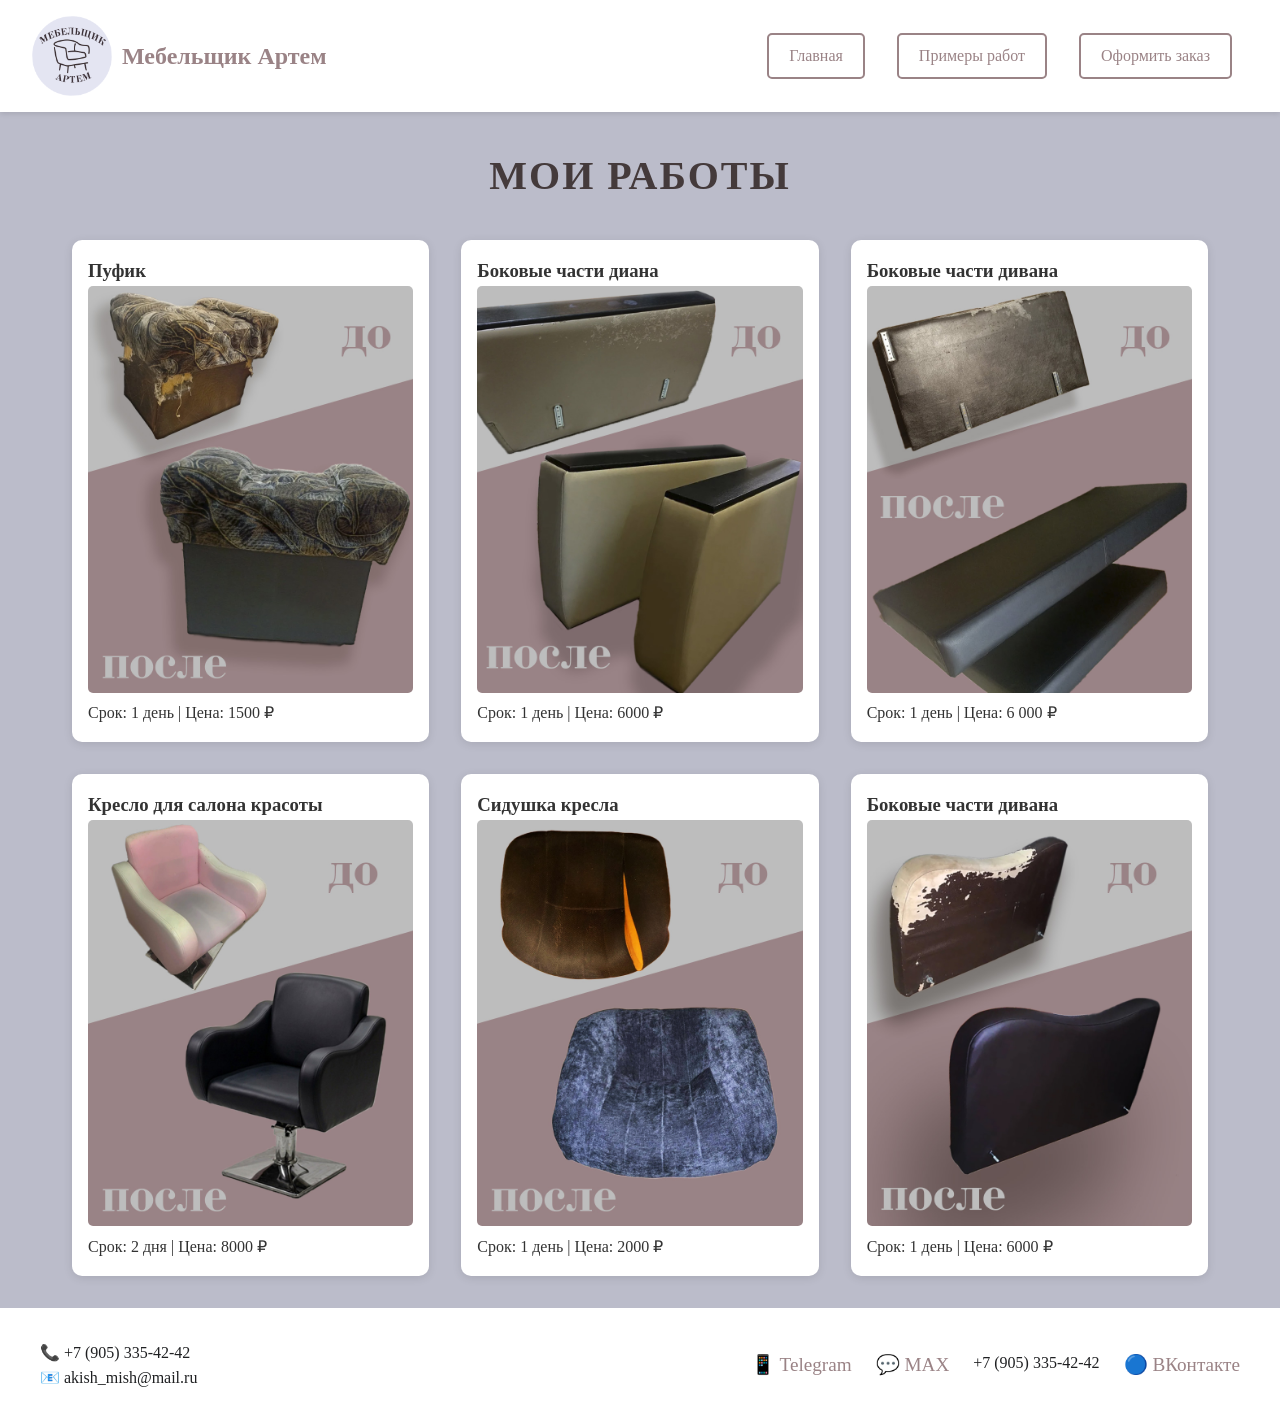
<file: catalog.html>
<!DOCTYPE html>
<html lang="ru">
<head>
    <meta charset="UTF-8">
    <meta name="viewport" content="width=device-width, initial-scale=1.0">
    <title>Примеры работ - Перетяжка мягкой мебели</title>
        <link rel="icon" href="img/favicon.png" type="image/png">
    <link rel="icon" href="img/favicon.png" type="image/png" sizes="512x512">
    <link rel="apple-touch-icon" href="img/favicon.png" sizes="180x180">

    <link rel="stylesheet" href="css/style.css">
</head>
<body>
    <header>
        <nav>
            <a href="index.html" class="logo">
            <img src="img/favicon.png"  alt="Логотип Мебельщик Артем" class="logo-img">
            Мебельщик Артем
        </a>
            <ul class="nav-links">
                <li><a href="index.html">Главная</a></li>
                <li><a href="catalog.html">Примеры работ</a></li>
                <li><a href="zakaz.html">Оформить заказ</a></li>
            </ul>
        </nav>
    </header>

    <main>
        <h2 style="text-align: center; color: #443a3b; font-family: 'Uk_Bodoni', serif; font-size: 2.5rem; font-weight: bold; letter-spacing: 2px; text-transform: uppercase;">Мои работы</h2>
        
        <div class="catalog">
            <div class="catalog-item">
                <h3>Пуфик</h3>
                <img src="img/photo3.jpg" alt="Диван до перетяжки">
                <p>Срок: 1 день | Цена: 1500 ₽</p>
            </div>

            <div class="catalog-item">
                <h3>Боковые части диана</h3>
                <img src="img/photo1.jpg" alt="Боковые части диана">
                <p>Срок: 1 день | Цена: 6000 ₽</p>
            </div>

            <div class="catalog-item">
                <h3>Боковые части дивана</h3>
                <img src="img/photo2.jpg" alt="Боковые части дивана">
                <p>Срок: 1 день | Цена: 6 000 ₽</p>
            </div>

            <div class="catalog-item">
                <h3>Кресло для салона красоты</h3>
                <img src="img/photo4.jpg" alt="салонное кресло">
                <p>Срок: 2 дня | Цена: 8000 ₽</p>
            </div>
            <div class="catalog-item">
                <h3>Сидушка кресла</h3>
                <img src="img/photo5.jpg" alt="сидушка">
                <p>Срок: 1 день | Цена: 2000 ₽</p>
            </div>
             <div class="catalog-item">
                <h3>Боковые части дивана</h3>
                <img src="img/photo6.jpg" alt="боковушки">
                <p>Срок: 1 день | Цена: 6000 ₽</p>
            </div>
        </div>
    </main>

    <footer>
        <div class="footer-content">
            <div class="contact-info">
                <p>📞 +7 (905) 335-42-42</p>
                <p>📧 akish_mish@mail.ru</p>
            </div>
            <div class="social-links">
                <a href="https://t.me/kish_mish_sb">📱 Telegram</a>
                
                <a href="#">💬 MAX</a>
                +7 (905) 335-42-42
                <a href="https://vk.com/kish_mish_sk8">🔵 ВКонтакте</a>
                
            </div>
        </div>
    </footer>
</body>
</html>
</file>
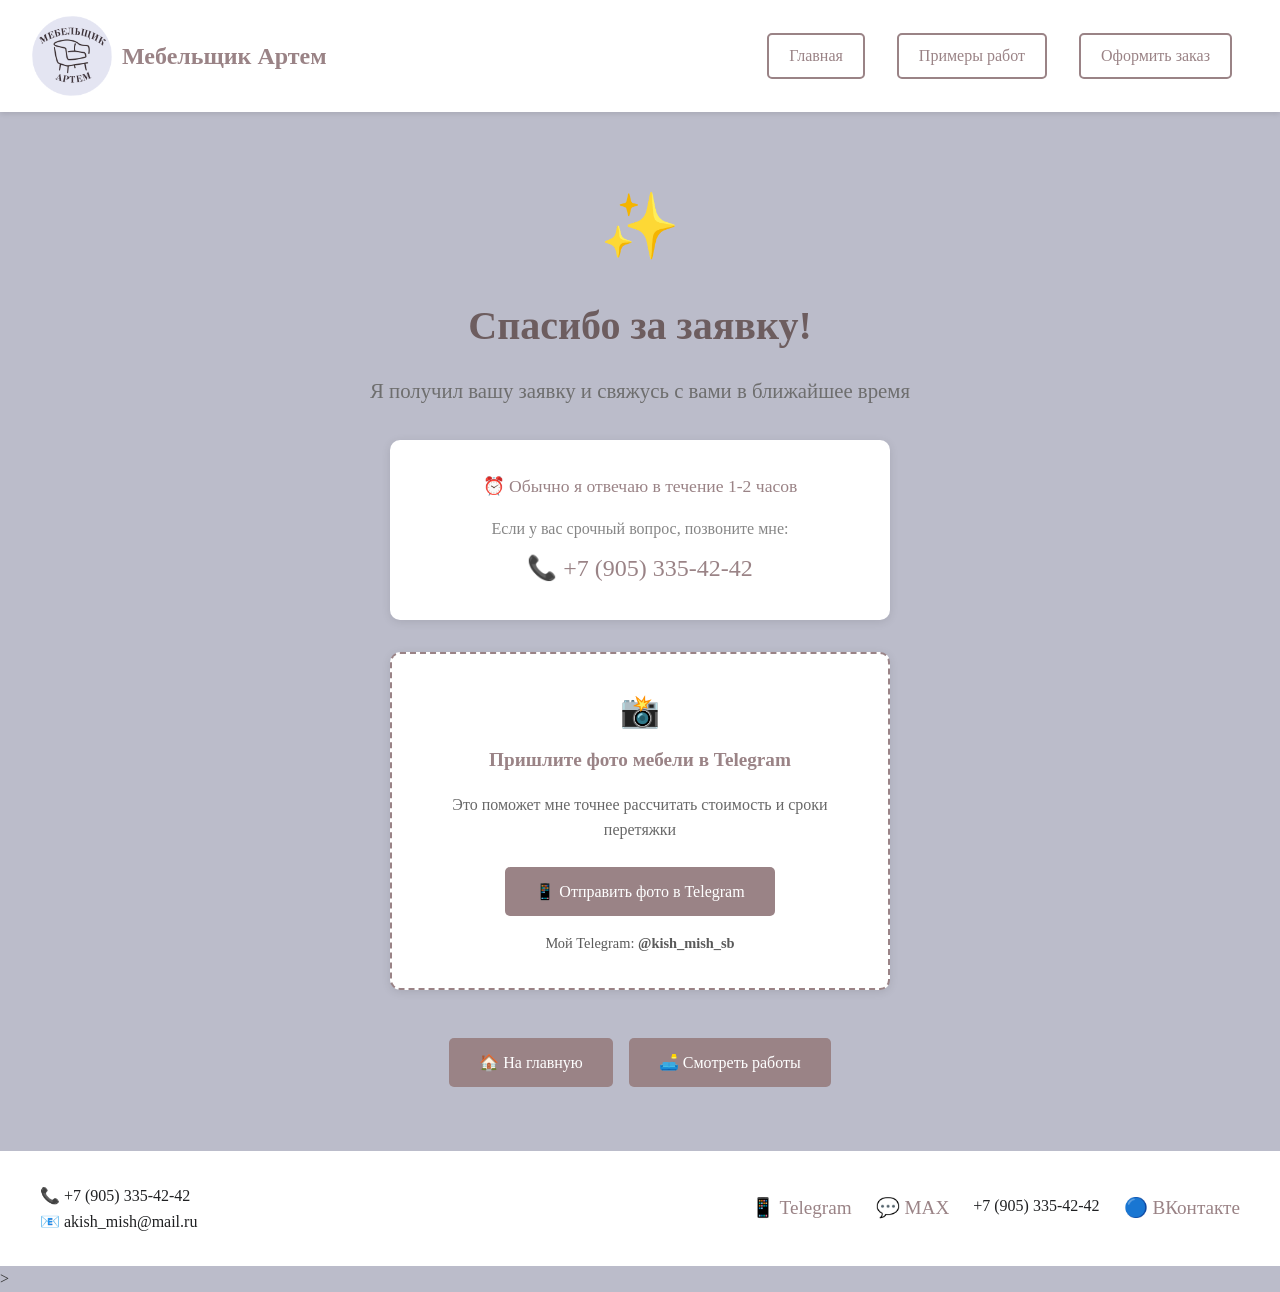
<file: spasibo.html>
<!DOCTYPE html>
<html lang="ru">
<head>
    <meta charset="UTF-8">
    <meta name="viewport" content="width=device-width, initial-scale=1.0">
    <title>Заявка отправлена - Перетяжка мягкой мебели</title>
        <link rel="icon" href="img/favicon.png" type="image/png">
    <link rel="icon" href="img/favicon.png" type="image/png" sizes="512x512">
    <link rel="apple-touch-icon" href="img/favicon.png" sizes="180x180">

    <link rel="stylesheet" href="css/style.css">
</head>
<body>
    <header>
        
        <nav>
            <a href="index.html" class="logo">
            <img src="img/favicon.png"  alt="Логотип Мебельщик Артем" class="logo-img">
            Мебельщик Артем
        </a>
            <ul class="nav-links">
                <li><a href="index.html">Главная</a></li>
                <li><a href="catalog.html">Примеры работ</a></li>
                <li><a href="zakaz.html">Оформить заказ</a></li>
            </ul>
        </nav>
    </header>

    <main style="text-align: center; padding: 4rem 2rem;">
        
        <div style="font-size: 4rem; margin-bottom: 1rem;">✨</div>
        
        <h2 style="color: #6d5d5f; font-size: 2.5rem; margin-bottom: 1rem;">
            Спасибо за заявку!
        </h2>
        
        <p style="font-size: 1.3rem; color: #6e6e6e; margin-bottom: 2rem;">
            Я получил вашу заявку и свяжусь с вами в ближайшее время
        </p>
        
        <div style="background: white; padding: 2rem; border-radius: 10px; max-width: 500px; margin: 2rem auto; box-shadow: 0 2px 10px rgba(0,0,0,0.1);">
            <p style="color: #9a8386; font-size: 1.1rem;">
                ⏰ Обычно я отвечаю в течение 1-2 часов
            </p>
            <p style="color: #868686; margin-top: 1rem;">
                Если у вас срочный вопрос, позвоните мне:
            </p>
            <p style="font-size: 1.5rem; color: #9a8386; margin-top: 0.5rem;">
                📞 +7 (905) 335-42-42
            </p>
        </div>
        
        <div style="background: white; padding: 2rem; border-radius: 10px; max-width: 500px; margin: 2rem auto; box-shadow: 0 2px 10px rgba(0,0,0,0.1); border: 2px dashed #9a8386;">
            <p style="font-size: 2rem; margin-bottom: 0.5rem;">📸</p>
            <p style="color: #9a8386; font-size: 1.2rem; margin-bottom: 1rem;">
                <strong>Пришлите фото мебели в Telegram</strong>
            </p>
            <p style="color: #686868; margin-bottom: 1.5rem;">
                Это поможет мне точнее рассчитать стоимость и сроки перетяжки
            </p>
            <a href="https://t.me/kish_mish_sb" 
               class="btn" target="_blank">
                📱 Отправить фото в Telegram
            </a>
            <p style="margin-top: 1rem; color: #5a5a5a; font-size: 0.9rem;">
                Мой Telegram: <strong>@kish_mish_sb</strong>
            </p>
        </div>
        
        <div style="margin-top: 3rem; display: flex; gap: 1rem; justify-content: center; flex-wrap: wrap;">
            <a href="index.html" class="btn">🏠 На главную</a>
            <a href="catalog.html" class="btn">🛋️ Смотреть работы</a>
        </div>
        
    </main>

        <footer>
        <div class="footer-content">
            <div class="contact-info">
                <p>📞 +7 (905) 335-42-42</p>
                <p>📧 akish_mish@mail.ru</p>
            </div>
            <div class="social-links">
                <a href="https://t.me/kish_mish_sb">📱 Telegram</a>
                
                <a href="#">💬 MAX</a>
                +7 (905) 335-42-42
                <a href="https://vk.com/kish_mish_sk8">🔵 ВКонтакте</a>
                
            </div>
        </div>
    </footer>
</body>
</html>>
</file>
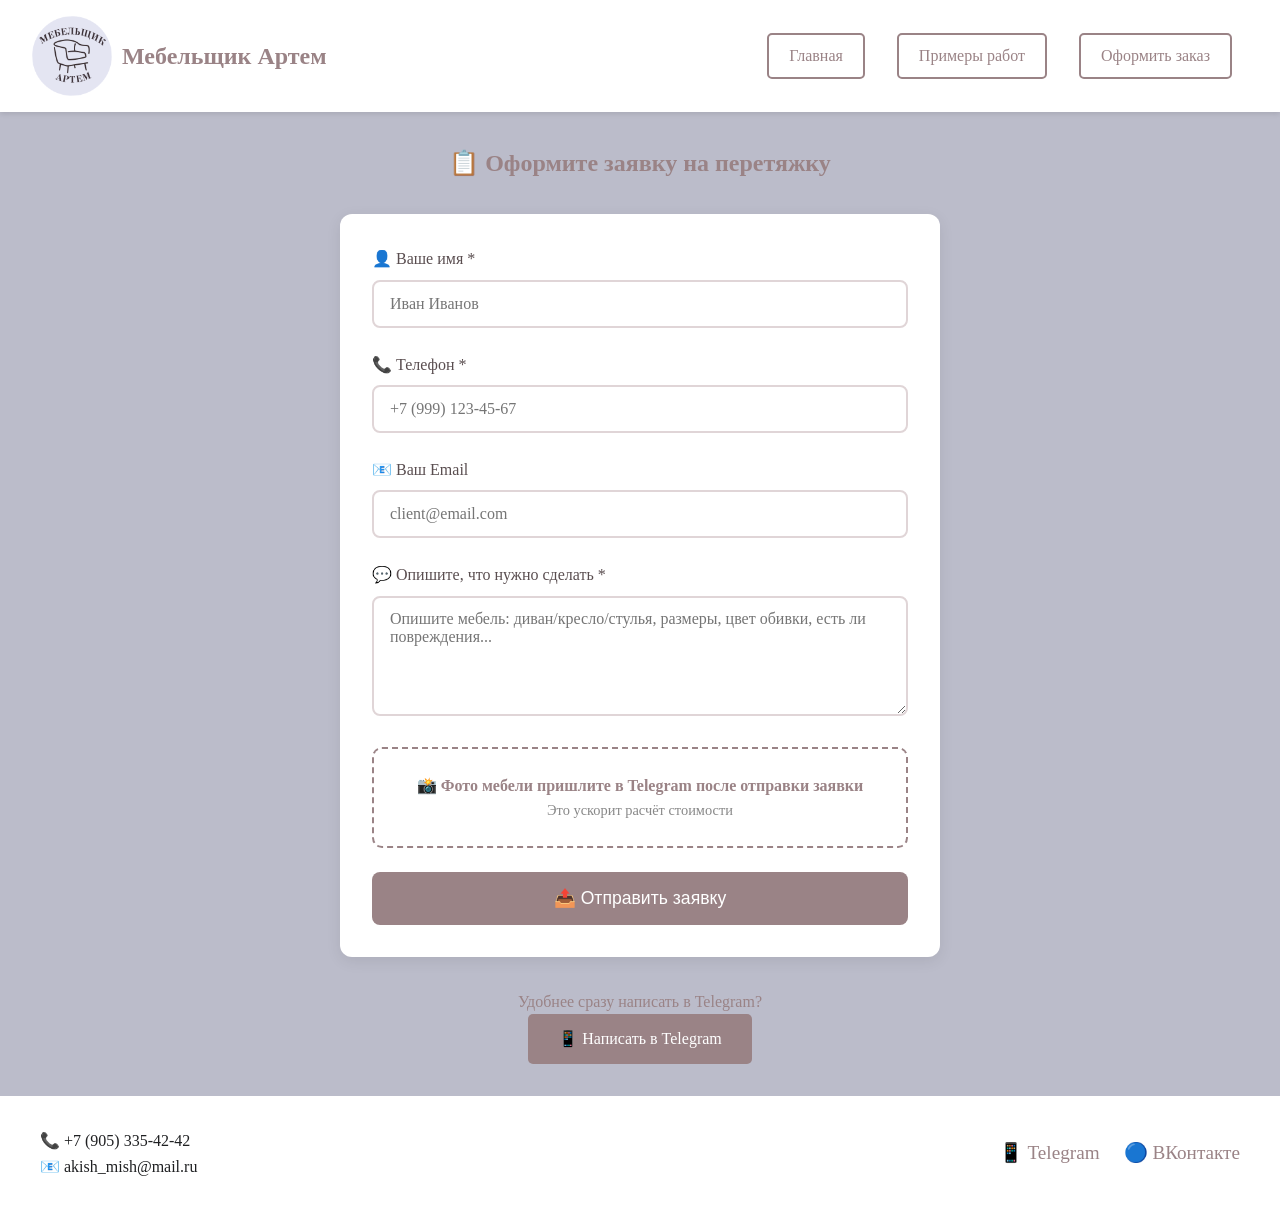
<file: zakaz.html>
<!DOCTYPE html>
<html lang="ru">
<head>
    <meta charset="UTF-8">
    <meta name="viewport" content="width=device-width, initial-scale=1.0">
    <title>Оформить заказ - Перетяжка мебели | МебельщикАртем</title>
        <link rel="icon" href="img/favicon.png" type="image/png">
    <link rel="icon" href="img/favicon.png" type="image/png" sizes="512x512">
    <link rel="apple-touch-icon" href="img/favicon.png" sizes="180x180">

    <link rel="stylesheet" href="css/style.css">
    <style>
        .zakaz-container {
            max-width: 650px;
            margin: 0 auto;
            padding: 0 1rem;
        }

        .success-message {
            display: none;
            text-align: center;
            background: #fff;
            border-radius: 12px;
            padding: 3rem 2rem;
            box-shadow: 0 4px 15px rgba(0,0,0,0.08);
            animation: fadeIn 0.5s;
        }

        .success-message.active {
            display: block;
        }

        @keyframes fadeIn {
            from { opacity: 0; transform: translateY(-20px); }
            to { opacity: 1; transform: translateY(0); }
        }

        .order-form {
            background: #fff;
            border-radius: 12px;
            padding: 2rem;
            box-shadow: 0 4px 15px rgba(0,0,0,0.08);
        }

        .form-group {
            margin-bottom: 1.5rem;
        }

        .form-group label {
            display: block;
            margin-bottom: 0.5rem;
            color: #5a4e50;
            font-weight: 500;
        }

        .form-group input,
        .form-group textarea {
            width: 100%;
            padding: 0.8rem 1rem;
            border: 2px solid #e0d5d7;
            border-radius: 8px;
            font-size: 1rem;
            transition: border-color 0.3s;
            box-sizing: border-box;
            font-family: inherit;
        }

        .form-group input:focus,
        .form-group textarea:focus {
            outline: none;
            border-color: #9a8386;
        }

        .form-group textarea {
            resize: vertical;
            min-height: 120px;
        }

        .photo-notice {
            background: #fff;
            border: 2px dashed #9a8386;
            border-radius: 10px;
            padding: 1.5rem;
            margin: 1.5rem 0;
            text-align: center;
        }

        .btn-submit {
            width: 100%;
            padding: 1rem;
            background: #9a8386;
            color: white;
            border: none;
            border-radius: 8px;
            font-size: 1.1rem;
            cursor: pointer;
            transition: background 0.3s;
        }

        .btn-submit:hover {
            background: #7a6769;
        }

        .btn-submit:disabled {
            opacity: 0.7;
            cursor: not-allowed;
        }

        .telegram-link {
            text-align: center;
            margin-top: 2rem;
        }
    </style>
</head>
<body>
    <header>
        <nav>
            <a href="index.html" class="logo">
            <img src="img/favicon.png"  alt="Логотип Мебельщик Артем" class="logo-img">
            Мебельщик Артем
        </a>
            <ul class="nav-links">
                <li><a href="index.html">Главная</a></li>
                <li><a href="catalog.html">Примеры работ</a></li>
                <li><a href="zakaz.html" class="active">Оформить заказ</a></li>
            </ul>
        </nav>
    </header>

    <main>
        <div class="zakaz-container">
            <h2 style="text-align: center; color: #9a8386; margin-bottom: 1.5rem;">📋 Оформите заявку на перетяжку</h2>

            <!-- Успешная отправка -->
            <div class="success-message" id="successMessage">
                <div style="font-size: 3rem;">✅</div>
                <h3 style="color: #9a8386; margin: 1rem 0;">Заявка отправлена!</h3>
                <p style="color: #5a4e50; margin-bottom: 1.5rem;">
                    Мы получили вашу заявку и скоро свяжемся с вами
                </p>
                <div class="photo-notice">
                    <p style="font-size: 1.5rem; margin-bottom: 0.5rem;">📸</p>
                    <p style="color: #9a8386; margin-bottom: 1rem;">
                        <strong>Не забудьте прислать фото мебели!</strong><br>
                        Это нужно для точного расчёта стоимости
                    </p>
                    <a href="https://t.me/kish_mish_sb" class="btn" target="_blank">
                        📱 Отправить фото в Telegram
                    </a>
                </div>
                <a href="index.html" class="btn" style="margin-top: 1.5rem;">🏠 На главную</a>
            </div>

            <!-- Форма заявки -->
            <form class="order-form" id="orderForm">
                <div class="form-group">
                    <label for="name">👤 Ваше имя *</label>
                    <input type="text" id="name" name="name" required placeholder="Иван Иванов">
                </div>

                <div class="form-group">
                    <label for="phone">📞 Телефон *</label>
                    <input type="tel" id="phone" name="phone" required placeholder="+7 (999) 123-45-67">
                </div>

                <div class="form-group">
                    <label for="email">📧 Ваш Email</label>
                    <input type="email" id="email" name="email" placeholder="client@email.com">
                </div>

                <div class="form-group">
                    <label for="message">💬 Опишите, что нужно сделать *</label>
                    <textarea id="message" name="message" rows="5" required 
                    placeholder="Опишите мебель: диван/кресло/стулья, размеры, цвет обивки, есть ли повреждения..."></textarea>
                </div>

                <div class="photo-notice">
                    <p style="color: #9a8386;">
                        📸 <strong>Фото мебели пришлите в Telegram после отправки заявки</strong>
                    </p>
                    <p style="color: #888; font-size: 0.9rem;">
                        Это ускорит расчёт стоимости
                    </p>
                </div>

                <button type="submit" class="btn-submit" id="submitBtn">
                    📤 Отправить заявку
                </button>
            </form>

            <div class="telegram-link" id="telegramLink">
                <p style="color: #9a8386;">Удобнее сразу написать в Telegram?</p>
                <a href="https://t.me/kish_mish_sb" class="btn" target="_blank">
                    📱 Написать в Telegram
                </a>
            </div>
        </div>
    </main>

    <footer>
        <div class="footer-content">
            <div class="contact-info">
                <p>📞 +7 (905) 335-42-42</p>
                <p>📧 akish_mish@mail.ru</p>
            </div>
            <div class="social-links">
                <a href="https://t.me/kish_mish_sb">📱 Telegram</a>
                <a href="https://vk.com/kish_mish_sk8">🔵 ВКонтакте</a>
            </div>
        </div>
    </footer>

    <script>
        document.getElementById('orderForm').addEventListener('submit', function(e) {
            e.preventDefault();
            
            // Получаем данные из формы
            var name = document.getElementById('name').value;
            var phone = document.getElementById('phone').value;
            var email = document.getElementById('email').value;
            var message = document.getElementById('message').value;
            
            // Меняем кнопку
            var btn = document.getElementById('submitBtn');
            var originalText = btn.textContent;
            btn.textContent = '📤 Отправка...';
            btn.disabled = true;
            
            // Формируем текст
            var text = "📋 <b>НОВАЯ ЗАЯВКА</b>\n\n";
            text += "👤 <b>Имя:</b> " + name + "\n";
            text += "📞 <b>Телефон:</b> " + phone + "\n";
            text += "📧 <b>Email:</b> " + email + "\n";
            text += "💬 <b>Сообщение:</b>\n" + message + "\n\n";
            text += "📅 <i>" + new Date().toLocaleString('ru-RU') + "</i>";
            
            // Пробуем отправить через несколько методов
            sendTelegram(text, 0);
            
            // Функция отправки с несколькими попытками
            function sendTelegram(text, attempt) {
                var methods = [
                    // Метод 1: Прямой API
                    function(callback) {
                        fetch("https://api.telegram.org/bot8938409756:AAHTlQ843rvUum2X_l-YgPS-YNMUEXtNjgM/sendMessage", {
                            method: 'POST',
                            headers: { 'Content-Type': 'application/json' },
                            body: JSON.stringify({
                                chat_id: "1056049497",
                                text: text,
                                parse_mode: 'HTML'
                            })
                        }).then(callback).catch(callback);
                    },
                    // Метод 2: Прокси 1
                    function(callback) {
                        fetch("https://api.telegram.org/bot8938409756:AAHTlQ843rvUum2X_l-YgPS-YNMUEXtNjgM/sendMessage?chat_id=1056049497&text=" + encodeURIComponent(text.replace(/<[^>]*>/g, '')) + "&parse_mode=HTML")
                        .then(callback).catch(callback);
                    },
                    // Метод 3: Прокси 2
                    function(callback) {
                        var formData = new FormData();
                        formData.append('chat_id', '1056049497');
                        formData.append('text', text.replace(/<[^>]*>/g, ''));
                        
                        fetch("https://api.telegram.org/bot8938409756:AAHTlQ843rvUum2X_l-YgPS-YNMUEXtNjgM/sendMessage", {
                            method: 'POST',
                            body: formData
                        }).then(callback).catch(callback);
                    }
                ];
                
                if (attempt >= methods.length) {
                    // Все попытки исчерпаны, показываем успех в любом случае
                    showSuccess();
                    return;
                }
                
                methods[attempt](function(response) {
                    if (response && response.ok) {
                        // Успешно!
                        showSuccess();
                    } else {
                        // Пробуем следующий метод
                        sendTelegram(text, attempt + 1);
                    }
                });
            }
            
            function showSuccess() {
    window.location.href = 'spasibo.html';
}
            
            // На всякий случай, через 5 секунд всё равно показываем успех
            setTimeout(function() {
                if (document.getElementById('orderForm').style.display !== 'none') {
                    showSuccess();
                }
            }, 5000);
        });
    </script>
</body>
</html>
</file>
<file: css/style.css>
* {
    margin: 0;
    padding: 0;
    box-sizing: border-box;
}

body {
    font-family: 'Uk_Bodoni', serif;
    background-color: #bbbcca;
    color: #333;
    line-height: 1.6;
    min-height: 100vh;
    display: flex;
    flex-direction: column;
}

.hero {
    background: #e4e5f2;
    color: white;
    min-height: 400px;
    display: flex;
    flex-direction: column;
    align-items: center;
    justify-content: center;
    padding: 2rem;
    margin: -2rem -2rem 2rem -2rem;
}

.hero1 {
    
    min-height: 300px;
    display: flex;
    flex-direction: column;
    align-items: center;
    justify-content: center;
    text-align: center;
    padding: 3rem 2rem;
    margin: 2rem 0;
    border-radius: 10px;
}

.hero1 h1 {
    font-family: 'Uk_Bodoni', serif;
    font-size: 2.5rem;
    color: #463e3e;
    margin-bottom: 1.5rem;
}

.hero1 h2 {
    font-family: 'Uk_Bodoni', serif;
    font-size: 1.6rem;
    line-height: 1.8;
    color: #000000;
    max-width: 700px;
    font-weight: normal;
}
@font-face {
    font-family: 'Uk_Bodoni';
    src: url('../fonts/ofont.ru_Uk_Bodoni.ttf') format('woff2');
}

@font-face {
    font-family: 'Good Vibes Pro';
    src: url('../fonts/ofont.ru_Good\ Vibes\ Pro.ttf') format('woff2');

}

@font-face {
    font-family: 'Mistral';
    src: url('../fonts/Mistral.woff2') format('woff2');

}

h1, h2, h3 {
    font-family: 'Uk_Bodoni', 'Georgia', serif;
}

.good-vibes {
    font-family: 'Good Vibes Pro', 'Brush Script MT', cursive;
}

.mistral-text {
    font-family: 'Mistral', 'Comic Sans MS', cursive;
}

header {
    background-color: #fff;
    box-shadow: 0 2px 5px rgba(0,0,0,0.1);
    padding: 1rem;
}

nav {
    max-width: 1200px;
    margin: 0 auto;
    display: flex;
    justify-content: space-between;
    align-items: center;
}

.logo {
    font-family: 'Uk_Bodoni', serif;
    font-size: 1.5rem;
    color: #9a8386;
    text-decoration: none;
}

.nav-links {
    display: flex;
    list-style: none;
    gap: 2rem;
}

.nav-links a {
    display: inline-block;
    text-decoration: none;
    color: #9a8386;
    padding: 8px 20px;
    border: 2px solid #9a8386;
    border-radius: 5px;
    font-family: 'Uk_Bodoni', serif;
    transition: all 0.3s ease;
}

.nav-links a:hover {
    background-color: #9a8386;
    color: white;
}
main {
    flex: 1;
    max-width: 1200px;
    margin: 0 auto;
    padding: 2rem;
    width: 100%;
}

.hero {
    background: #e4e5f2;
    color: white;
    min-height: 400px;
    display: flex;
    flex-direction: column;
    align-items: center;
    justify-content: center;
    padding: 2rem;
    margin: -2rem calc(-50vw + 50%) 2rem calc(-50vw + 50%);
    width: 100vw;
    text-align: center;
}

.hero h1 {
    font-family: 'Uk_Bodoni', serif;
    font-size: 4rem;
    color: #c2c3cc;
    line-height: 1.2;
}

.hero .peretyazhka {
    font-family: 'Uk_Bodoni', serif;
    font-size: 3.5rem;
    color: #525257;
    display: block;
}

.hero .myagkoy {
    font-family: 'Good Vibes Pro', cursive;
    font-size: 4rem;
    color: #9a8386;
    display: block;
    margin: 0.5rem 0;
}

.hero .mebel {
    font-family: 'Uk_Bodoni', serif;
    font-size: 4rem;
    color: #525257;
    display: block;
}

.hero .podari {
    font-family: 'Mistral', cursive;
    font-size: 2.5rem;
    color: #9a8386;
    display: block;
    margin: 1rem 0;
}

.btn {
    display: inline-block;
    background-color: #9a8386;
    color: white;
    padding: 12px 30px;
    text-decoration: none;
    border-radius: 5px;
    font-family: 'Uk_Bodoni', serif;
    border: none;
    cursor: pointer;
    transition: background-color 0.3s;
}

.btn:hover {
    background-color: #c2c3cc;
}

.order-form {
    max-width: 600px;
    margin: 2rem auto;
    background: white;
    padding: 2rem;
    border-radius: 10px;
    box-shadow: 0 2px 10px rgba(0,0,0,0.1);
}

.form-group {
    margin-bottom: 1.5rem;
}

.form-group label {
    display: block;
    margin-bottom: 0.5rem;
    color: #9a8386;
    font-family: 'Uk_Bodoni', serif;
}

.form-group input,
.form-group textarea {
    width: 100%;
    padding: 10px;
    border: 1px solid #c2c3cc;
    border-radius: 5px;
    font-family: 'Uk_Bodoni', serif;
}

.catalog {
    display: grid;
    grid-template-columns: repeat(auto-fit, minmax(300px, 1fr));
    gap: 2rem;
    margin-top: 2rem;
}

.catalog-item {
    background: white;
    padding: 1rem;
    border-radius: 10px;
    box-shadow: 0 2px 10px rgba(0,0,0,0.1);
}

.catalog-item img {
    width: 100%;
    height: auto;
    object-fit: contain;
    border-radius: 5px;
}
footer {
    background-color: #fff;
    color: #1f2022;
    padding: 2rem;
    margin-top: auto;
}

.footer-content {
    max-width: 1200px;
    margin: 0 auto;
    display: flex;
    justify-content: space-between;
    align-items: center;
    flex-wrap: wrap;
    gap: 1rem;
}

.social-links {
    display: flex;
    gap: 1.5rem;
}

.social-links a {
    color: #9a8386;
    text-decoration: none;
    font-size: 1.2rem;
    transition: color 0.3s;
}

.social-links a:hover {
    color: #55555a;
}

.contact-info {
    font-family: 'Uk_Bodoni', serif;
}
.catalog-item {
    transition: transform 0.3s ease, box-shadow 0.3s ease;
}

.catalog-item:hover {
    transform: translateY(-8px);
    box-shadow: 0 8px 25px rgba(154, 131, 134, 0.3);
}
main section div[style*="background: white"] {
    transition: transform 0.3s ease, box-shadow 0.3s ease;
}

main section div[style*="background: white"]:hover {
    transform: translateY(-5px);
    box-shadow: 0 5px 20px rgba(154, 131, 134, 0.25);
}

.why-me {
    padding: 3rem 0;
    margin: 3rem 0;
}

.why-me-title {
    text-align: center;
    color: #3a3a3a;
    font-family: 'Uk_Bodoni', serif;
    font-size: 2.8rem;
    font-weight: bold;
    letter-spacing: 2px;
    text-transform: uppercase;
    margin-bottom: 3rem;
}

.why-me-grid {
    display: grid;
    grid-template-columns: repeat(auto-fit, minmax(250px, 1fr));
    gap: 2rem;
    max-width: 1000px;
    margin: 0 auto;
}

.why-me-card {
    background: white;
    padding: 2rem;
    border-radius: 10px;
    box-shadow: 0 2px 10px rgba(0,0,0,0.08);
    text-align: center;
    transition: transform 0.3s ease, box-shadow 0.3s ease;
}

.why-me-card:hover {
    transform: translateY(-5px);
    box-shadow: 0 8px 25px rgba(0,0,0,0.15);
}

.why-me-card h3 {
    color: #975d5d;
    font-family: 'Uk_Bodoni', serif;
    font-size: 1.5rem;
    margin-bottom: 1rem;
}

.why-me-card p {
    color: #555;
    font-size: 1.1rem;
    line-height: 1.6;
}
@media (max-width: 768px) {
    /* Шапка */
    nav {
        flex-direction: column;
        gap: 1rem;
    }
    
    .nav-links {
        gap: 0.5rem;
        flex-wrap: wrap;
        justify-content: center;
    }
    
    .nav-links a {
        padding: 6px 12px;
        font-size: 0.85rem;
    }
    
    .hero {
        min-height: 300px;
        padding: 1.5rem;
    }
    
    .hero .peretyazhka {
        font-size: 2rem;
    }
    
    .hero .myagkoy {
        font-size: 2.2rem;
    }
    
    .hero .mebel {
        font-size: 2.2rem;
    }
    
    .hero .podari {
        font-size: 1.5rem;
    }
    
    /* Приветствие */
    .hero1 h1 {
        font-size: 1.6rem;
    }
    
    .hero1 h2 {
        font-size: 1rem;
        max-width: 100%;
    }
    
    .why-me-title {
        font-size: 1.8rem;
    }
    
    .why-me-grid,
    div[style*="grid-template-columns: repeat(2, 1fr)"] {
        grid-template-columns: 1fr !important;
        max-width: 350px !important;
    }
    
    /* Каталог */
    .catalog {
        grid-template-columns: 1fr;
    }
    
    .order-form {
        margin: 1rem;
        padding: 1.5rem;
    }
    
    .footer-content {
        flex-direction: column;
        text-align: center;
    }
    
    .btn {
        padding: 10px 20px;
        font-size: 0.9rem;
    }
    
    main {
        padding: 1rem;
    }
}


.logo-img {
    width: 80px;        
    height: 80px;
    object-fit: contain; 
}

header {
    padding-left: 0;   
}

nav {
    display: flex;
    align-items: center;
    justify-content: space-between;
    padding-left: 0;   
    width: 100%;       
}

.logo {
    display: flex;
    align-items: center;
    gap: 10px;
    text-decoration: none;
    font-size: 24px;
    font-weight: bold;
    color: #9a8386;
}
.why-me-card .service-title {
    font-size: 2rem;
    line-height: 1; 
    margin-bottom: 0;  
}
</file>
